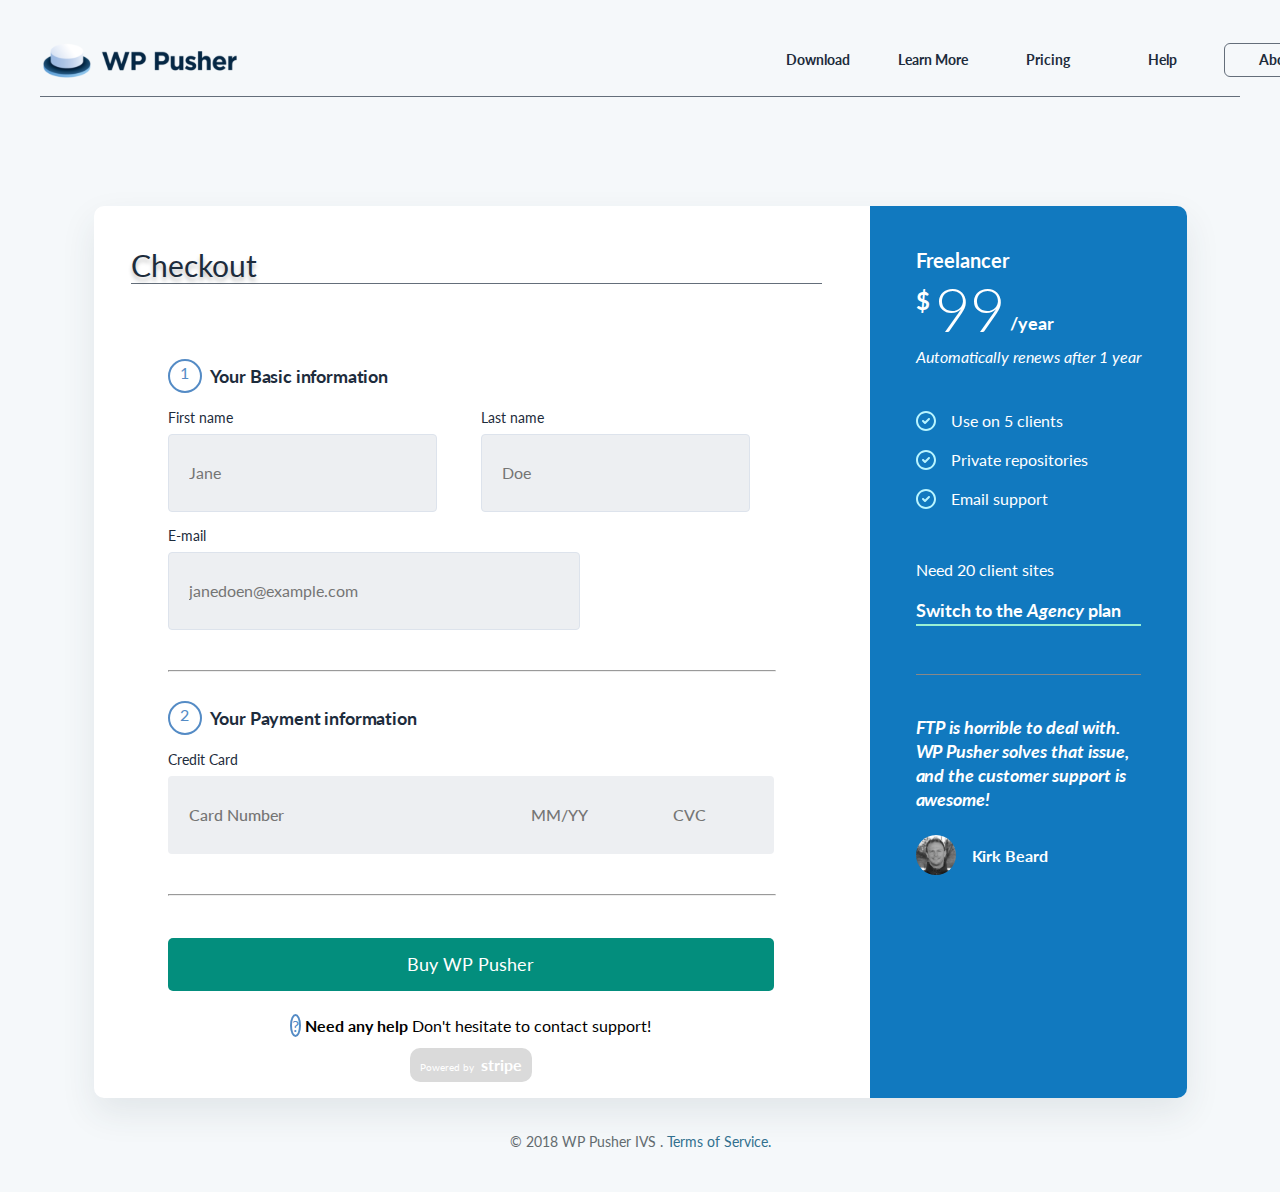
<file: index.html>
<!DOCTYPE html>
<html lang="en">
  <head>
    <meta charset="UTF-8" />
    <meta name="viewport" content="width=device-width, initial-scale=1.0" />
    <link href="style.css" rel="stylesheet" />
    <link rel="preconnect" href="https://fonts.googleapis.com" />
    <link rel="preconnect" href="https://fonts.gstatic.com" crossorigin />
    <link
      href="https://fonts.googleapis.com/css2?family=Lato:wght@300;400;700&display=swap"
      rel="stylesheet"
    />
    <title>Wp-Pusher-checkout</title>
  </head>
  <body>
    <header>
      <div class="logo">
        <a href="#"
          ><img src="images/wppusher-logo copy.svg" alt="wp_pusher_logo"
        /></a>
      </div>
      <nav class="nav_items">
        <ul>
          <li><a href="#">Download</a></li>
          <li><a href="#">Learn More</a></li>
          <li><a href="#">Pricing</a></li>
          <li><a href="#">Help</a></li>
          <li class="btn"><a href="#">About</a></li>
        </ul>
      </nav>
    </header>
    <main>
      <section>
        <h1>Checkout</h1>
        <section class="form_group">
          <form>
            <div class="subheading">
              <div class="number">1</div>
              <p>Your Basic information</p>
            </div>
            <div class="input-flex-form">
              <div>
                <label for="firstname"> First name </label>
                <input
                  type="text"
                  name="firstname"
                  id="firstname"
                  placeholder="Jane"
                  class="input-form"
                />
              </div>
              <div>
                <label for="lastname"> Last name </label>
                <input
                  type="text"
                  name="lastname"
                  id="lastname"
                  placeholder="Doe"
                  class="input-form"
                />
              </div>
            </div>
            <div class="input-flex-form email">
              <div>
                <label for="email"> E-mail </label>
                <input
                  type="email"
                  name="email"
                  id="email"
                  placeholder="janedoen@example.com"
                  class="input-form"
                />
              </div>
            </div>
            <hr />
            <div class="subheading number_item">
              <div class="number">2</div>
              <p>Your Payment information</p>
            </div>
            <div class="credit-card">
              <label for="credit_card"> Credit Card </label>
              <div class="card_payment">
                <input
                  type="text"
                  name="credit-card"
                  id="creditcard"
                  placeholder="Card Number"
                  class="card_number"
                />
                <input
                  type="text"
                  name="credit_card"
                  id="creditcard"
                  placeholder="MM/YY"
                  class="date"
                />
                <input
                  type="text"
                  name="credit_card"
                  id="creditcard"
                  placeholder="CVC"
                  class="cvc"
                />
              </div>
            </div>
            <hr />
            <div class="submit__button">
              <button>Buy WP Pusher</button>
              <p>
                <span class="symbol">?</span>
                <strong>Need any help </strong> Don't hesitate to contact
                support!
              </p>

              <p class="last-paragraph">
                Powered by
                <span class="powered_by">&nbsp;stripe</span>
              </p>
            </div>
          </form>
        </section>
      </section>
      <section class="blue_card">
        <div class="card_heading">
          <h2>Freelancer</h2>
          <span>
            <span>$</span>
            <span>99</span>
            <span>/year</span>
          </span>
          <i>Automatically renews after 1 year</i>
        </div>
        <div class="card-subheading">
          <ul>
            <li>
              <img src="images/Combined Shape.svg" alt="check" />
              <p>Use on 5 clients</p>
            </li>
            <li>
              <img src="images/Combined Shape.svg" alt="check" />
              <p>Private repositories</p>
            </li>
            <li>
              <img src="images/Combined Shape.svg" alt="check_picture" />
              <p>Email support</p>
            </li>
          </ul>
        </div>
        <div class="_text">
          <p>Need 20 client sites</p>
          <strong> Switch to the <i>Agency </i> plan</strong>
        </div>
        <div class="pf_des">
          <p>
            FTP is horrible to deal with. <br />
            WP Pusher solves that issue, <br />
            and the customer support is <br />
            awesome!
          </p>
          <div class="pf_det">
            <img src="images/Bitmap.svg" alt="profile_picture" />
            <p>Kirk Beard</p>
          </div>
        </div>
      </section>
    </main>
    <footer>
      <p>&copy; 2018 WP Pusher IVS . <a href="#">Terms of Service.</a></p>
    </footer>
  </body>
</html>
</file>
<file: style.css>
before,
*::after {
  box-sizing: border-box;
}
/*
  2. Remove default margin
  */
* {
  margin: 0;
  padding: 0;
}
/*
  Typographic tweaks!
  3. Add accessible line-height
  4. Improve text rendering
  */
body {
  line-height: 1.5;
  -webkit-font-smoothing: antialiased;
}
/*
  5. Improve media defaults
  */
img,
picture,
video,
canvas,
svg {
  display: block;
  max-width: 100%;
}
/*
  6. Remove built-in form typography styles
  */
input,
button,
textarea,
select {
  font: inherit;
}
/*
  7. Avoid text overflows
  */
p,
h1,
h2,
h3,
h4,
h5,
h6 {
  overflow-wrap: break-word;
}
/*
  8. Create a root stacking context
  */
#root,
#__next {
  isolation: isolate;
}

/* Body  Section */

body {
  padding: 2.5rem;
  font-family: "Lato", sans-serif;
  background-color: #f5f8fa;
  display: flex;
  flex-direction: column;
  align-items: center;
}

body hr {
  width: 100%;
}
/* Header */

header {
  display: flex;
  align-items: center;
  align-self: normal;
  border-bottom: 0.5px solid #646e7a;
  margin-bottom: 1.5rem;
  color: #f5f7fa;
}

li {
  text-decoration: none;
  list-style: none;
}

nav {
  margin-left: auto;
}

.logo {
  margin-bottom: 16px;
}

nav ul {
  display: flex;
  height: 40px;
  gap: 8px;
  max-width: 29.75rem;
  justify-content: space-evenly;
  align-items: center;
  margin-bottom: 16px;
}

nav ul li {
  font-size: 0.85rem;
  font-weight: 700;
  color: #1d2c3c;
  line-height: 1rem;
  padding: 0.5rem;
  border-radius: 0.4rem;
  min-width: 5.6875rem;
  text-align: center;
}

nav ul li a {
  text-decoration: none;
  color: #1d2c3c;
}

nav ul li:hover {
  border: #646e7a solid 2px;
  cursor: pointer;
  text-decoration: none;
}

.btn {
  border-radius: 6px;
  border: 1.5px solid #646e7a;
}

main {
  display: flex;
  margin: 85px 0px 33px 0;
  justify-content: space-between;
  max-height: 55.75rem;
  background-color: #ffffff;
  box-shadow: 0px 15px 35px 0px #2b404e18;
  border-radius: 10px;
}

main section {
  padding: 41px 48px 48px 37px;
}

section h1 {
  border-bottom: 0.5px solid #646e7a;
  font-size: 30px;
  font-weight: 400;
  color: rgba(29, 44, 60, 1);
  line-height: 36px;
  text-shadow: 0px 4px 4px #00000040;
}

.form_group {
  margin-top: 33.92px;
}

.input-flex-form {
  display: flex;
  gap: 20px;
  margin-bottom: 15px;
}

.input-flex-form > div {
  width: 50%;
}

.input-form {
  width: 100%;
  height: 36px;
  padding: 20px;
  border-radius: 4px;
  border: 1px solid #dde3ec;
  background: #edeff2;
  font-size: 16px;
  color: #1d2c3c;
  outline: none;
}

.input-form:focus {
  border-color: #64f198;
  box-shadow: 0px 3px 8px rgba(0, 0, 0, 0.05);
}

label {
  color: #1d2c3c;
  font-family: Lato;
  font-size: 14px;
  font-style: normal;
  font-weight: 400;
  line-height: normal;
  display: block;
  margin-bottom: 8px;
  font-weight: 400;
}

#lastname,
#firstname {
  width: 227px;
}

#email {
  width: 370px;
}

.email {
  margin-bottom: 40px;
}

.subheading {
  display: flex;
  gap: 8px;
  align-items: center;
  margin-bottom: 16px;
}

.subheading p {
  color: #1d2c3c;
  font-family: Lato;
  font-size: 18px;
  font-style: normal;
  font-weight: 700;
  line-height: normal;
  letter-spacing: -0.16px;
}

.number {
  border-radius: 50%;
  border: 2px solid #548bc5;
  width: 30px;
  height: 30px;
  text-align: center;
  color: #548bc5;
}

.number_item {
  margin-top: 28.8px;
}

.credit-card {
  margin-bottom: 40px;
}

.card_payment {
  display: flex;
  align-items: center;
  justify-content: center;
}

.card_payment input {
  padding: 20px;
  color: #1d2c3c;
  background: #edeff2;
  font-size: 16px;
  height: 36px;
  outline: none;
  font-weight: 500;
  border: 1px solid transparent;
}

.card_number {
  width: 300px;
  border-radius: 4px 0px 0px 4px;
}

.cvc {
  width: 80px;
  border-radius: 0px 4px 4px 0px;
}

.date {
  width: 100px;
  border-radius: 0;
}

.submit__button {
  margin-top: 42px;
}

.submit__button {
  display: flex;
  flex-direction: column;
  align-items: center;
}

.submit__button button {
  width: 100%;
  padding: 13px 22px;
  border-radius: 5px;
  background: #038e7d;
  font-size: 18px;
  color: #ffffff;
  outline: none;
  border: none;
  margin-bottom: 23px;
}

.submit_btn button:hover {
  background: #28a394;
  cursor: pointer;
}

.submit_btn button + p {
  font-size: 14px;
  color: #1d2c3c;
  line-height: 16px;
  text-align: center;
  margin-top: 8px;
  display: flex;
  justify-content: center;
  align-items: center;
  gap: 10px;
  margin-bottom: 31px;
}

.symbol {
  border-radius: 50%;
  border: solid 2px #548bc5;
  width: 20px;
  height: 20px;
  text-align: center;
  color: #548bc5;
}

.last-paragraph {
  background-color: #dadada;
  width: fit-content;
  padding: 5px 10px;
  color: white;
  border-radius: 10px;
  font-size: 10px;
  margin-top: 10px;
  text-align: center;
}

.powered_by {
  font-size: 1rem;
  font-weight: 700;
}

.blue_card {
  display: flex;
  flex-direction: column;
  background: #1179bf;
  padding: 42px 46px 0px 46px;
  color: #ffffff;
  gap: 2.5rem;
  border-top-right-radius: 10px;
  border-bottom-right-radius: 10px;
}

.card_heading h2 {
  font-weight: 700;
  font-size: 20px;
  line-height: 24px;
}

.card_heading h2 ~ span {
  display: flex;
  position: relative;
  gap: 5px;
}

.card_heading h2 ~ span > span:nth-child(1) {
  font-size: 24px;
  font-weight: 700;
  line-height: 28px;
  position: relative;
  top: 15px;
}

.card_heading h2 ~ span > span:nth-child(2) {
  font-size: 61px;
  font-weight: 300;
  line-height: 73px;
}

.card_heading h2 ~ span > span:nth-child(3) {
  font-size: 18px;
  font-weight: 700;
  line-height: 72px;
  position: relative;
  top: 15px;
}

.card-subheading ul {
  display: flex;
  flex-direction: column;
  gap: 15px;
}

.card-subheading li {
  display: flex;
  align-items: center;
  gap: 15px;
}

._text {
  display: flex;
  gap: 15px;
  flex-direction: column;
  margin-top: 7px;
  border-bottom: 1.5px solid rgb(137, 136, 136);
}

._text strong {
  font-weight: 700;
  font-size: 18px;
  margin-bottom: 48px;
  border-bottom: 2px solid rgb(153, 241, 212);
}

.pf_des p:first-child {
  color: #fff;
  font-family: Lato;
  font-size: 18px;
  font-style: italic;
  font-weight: 700;
  line-height: 24px;
  letter-spacing: -0.009px;
  margin-bottom: 24px;
}

.pf_det {
  display: flex;
  gap: 16px;
  align-items: center;
}

.pf_det img {
  border-radius: 50%;
}

.pf_det p {
  color: #fff;
  font-family: Lato;
  font-size: 16px;
  font-style: normal;
  font-weight: 700;
  line-height: normal;
  letter-spacing: -0.008px;
}

footer {
  font-weight: 400;
  font-size: 14px;
  line-height: 1.5;
  color: #636b6f;
  text-align: center;
}

footer a {
  color: #31708f;
  text-decoration: none;
}

footer a:hover {
  text-decoration: underline;
}
</file>
